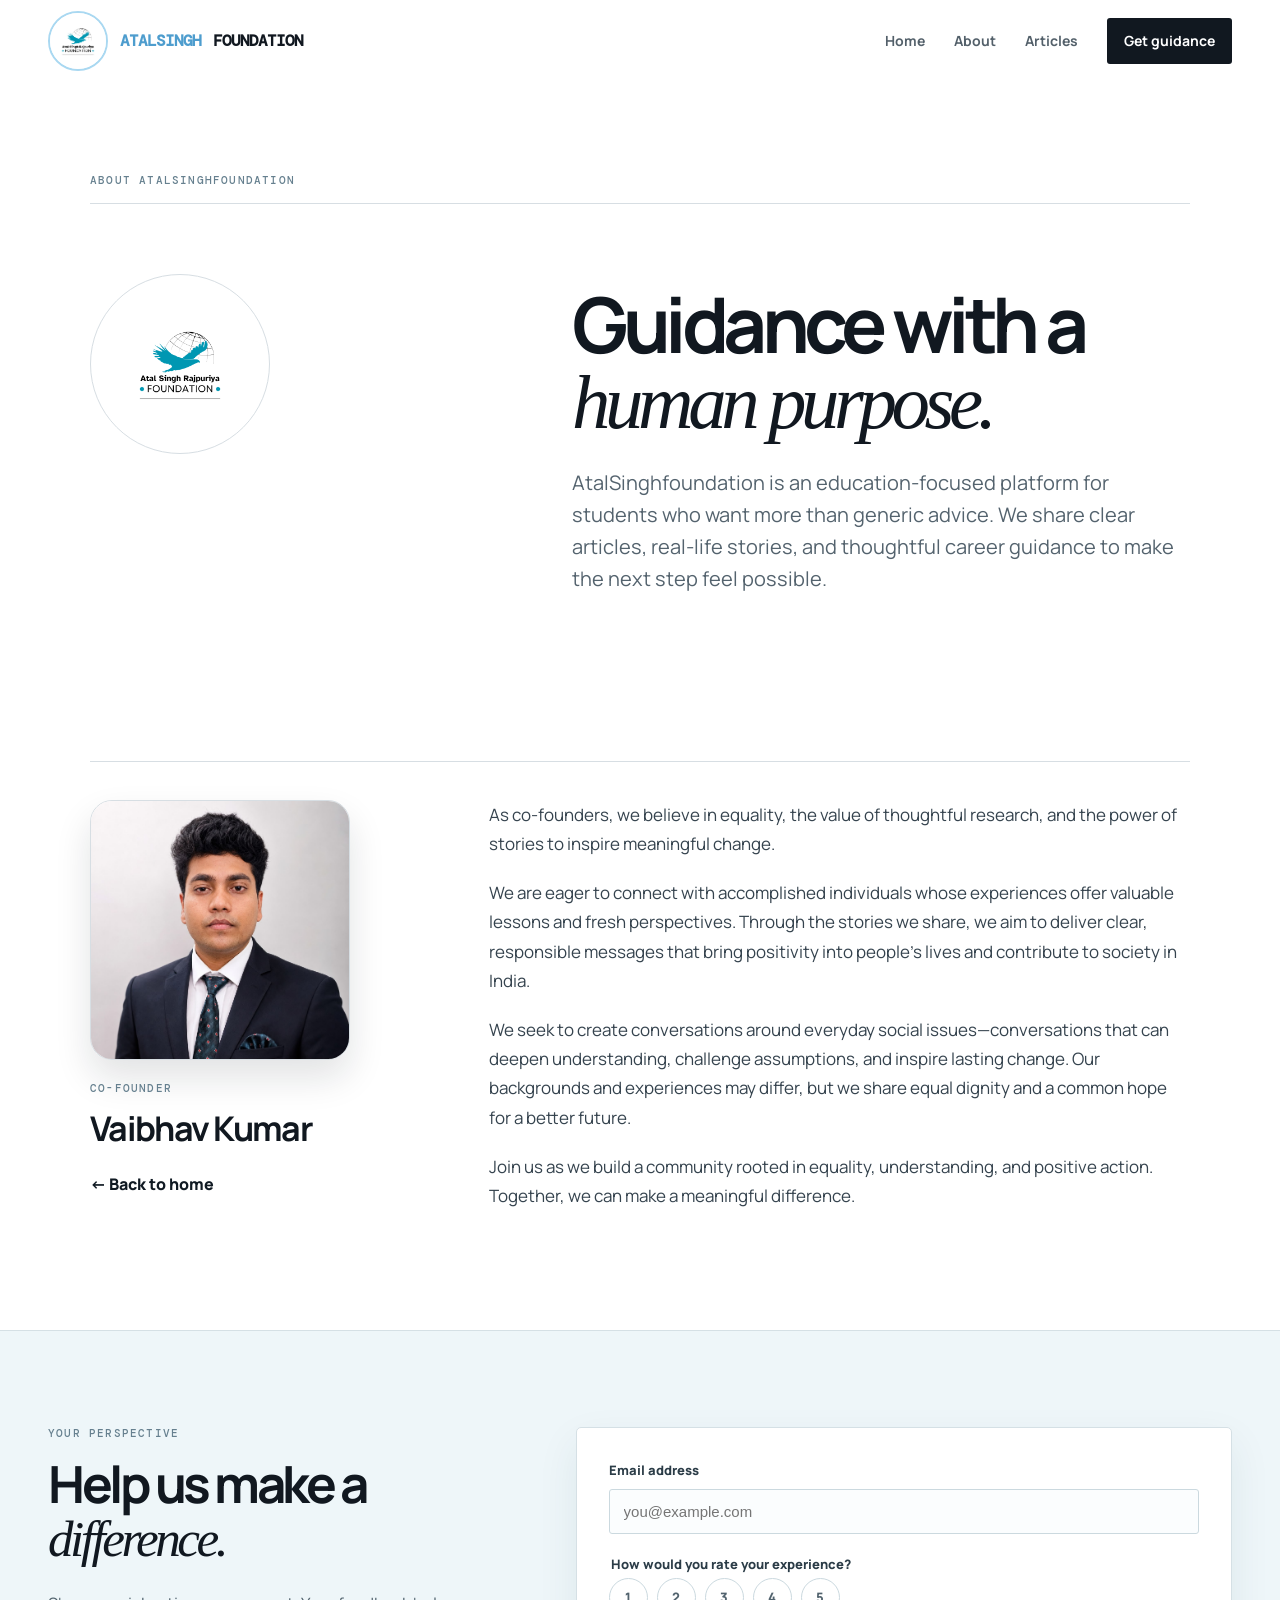
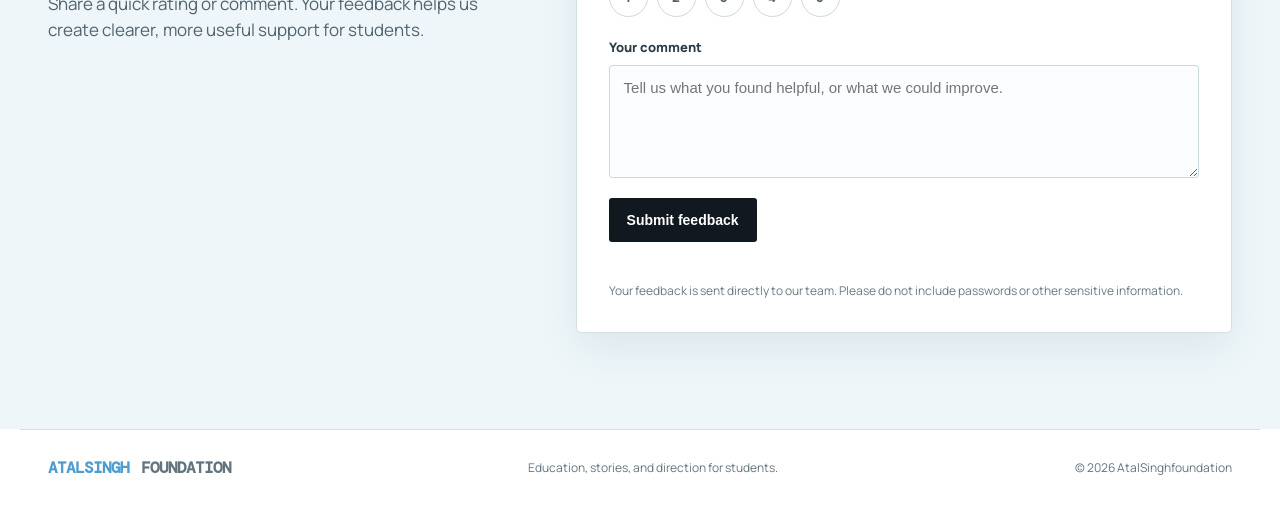
<file: about.html>
<!doctype html>
<html lang="en">
<head>
  <meta charset="UTF-8" />
  <meta name="viewport" content="width=device-width, initial-scale=1.0" />
  <meta name="description" content="Learn about AtalSinghfoundation and its co-founder, Vaibhav Kumar." />
  <title>About | AtalSinghfoundation</title>
  <link rel="preconnect" href="https://fonts.googleapis.com" />
  <link rel="preconnect" href="https://fonts.gstatic.com" crossorigin />
  <link href="https://fonts.googleapis.com/css2?family=DM+Mono:wght@400;500&family=Manrope:wght@400;500;600;700;800&display=swap" rel="stylesheet" />
  <link rel="stylesheet" href="styles.css?v=balanced-20261011" />
  <style>
    .about-page{max-width:1180px;margin:0 auto;padding:92px 40px 100px}.about-intro{display:grid;grid-template-columns:.8fr 1.2fr;gap:70px;padding:70px 0;border-top:1px solid #d7dee3}.about-logo{width:180px;height:180px;object-fit:contain;border:1px solid #d7dee3;border-radius:50%;padding:18px}.about-page h1{font-size:clamp(42px,6vw,78px);letter-spacing:-.07em;line-height:.98;margin:12px 0 26px}.about-page h1 em{font-family:Georgia,serif;font-weight:400}.about-page .lead{font-size:20px;line-height:1.6;max-width:680px;color:#54636e}.cofounder{display:grid;grid-template-columns:1fr 2fr;gap:48px;margin-top:76px;padding-top:38px;border-top:1px solid #d7dee3}.cofounder-photo{display:block;width:min(100%,260px);aspect-ratio:1/1;object-fit:cover;object-position:center;border-radius:22px;border:1px solid #d7dee3;margin:0 0 22px;box-shadow:0 18px 36px rgba(16,26,35,.12)}.cofounder h2{font-size:34px;letter-spacing:-.05em;margin:10px 0}.cofounder-copy{font-size:17px;line-height:1.72;color:#35434e}.cofounder-copy p{margin:0 0 20px}.back-link{display:inline-flex;gap:10px;align-items:center;margin-top:16px;font-weight:800;text-decoration:none;color:#101a23}@media(max-width:720px){.about-page{padding:55px 22px}.about-intro,.cofounder{grid-template-columns:1fr;gap:30px}.about-logo{width:125px;height:125px}.cofounder{margin-top:45px}}
  </style>
</head>
<body>
  <header class="site-header">
    <a class="brand" href="index.html" aria-label="AtalSinghfoundation home"><img class="brand-logo" src="foundation-logo.png" alt="Atal Singh Rajpuriya Foundation logo" /><span>ATALSINGH</span> FOUNDATION</a>
    <button class="menu-button" aria-label="Open menu" aria-expanded="false">Menu</button>
    <nav aria-label="Primary navigation">
      <a href="index.html">Home</a><a href="about.html" aria-current="page">About</a><a href="index.html#articles">Articles</a><a class="nav-cta" href="index.html#contact">Get guidance</a>
    </nav>
  </header>
  <main class="about-page">
    <p class="eyebrow">About AtalSinghfoundation</p>
    <div class="about-intro">
      <img class="about-logo" src="foundation-logo.png" alt="Atal Singh Rajpuriya Foundation logo" />
      <div><h1>Guidance with a <em>human purpose.</em></h1><p class="lead">AtalSinghfoundation is an education-focused platform for students who want more than generic advice. We share clear articles, real-life stories, and thoughtful career guidance to make the next step feel possible.</p></div>
    </div>
    <section class="cofounder" aria-labelledby="cofounder-title">
      <div><img class="cofounder-photo" src="[data-uri]" alt="Vaibhav Kumar, co-founder of AtalSinghfoundation" /><p class="eyebrow">Co-founder</p><h2 id="cofounder-title">Vaibhav Kumar</h2><a class="back-link" href="index.html">← Back to home</a></div>
      <div class="cofounder-copy">
        <p>As co-founders, we believe in equality, the value of thoughtful research, and the power of stories to inspire meaningful change.</p>
        <p>We are eager to connect with accomplished individuals whose experiences offer valuable lessons and fresh perspectives. Through the stories we share, we aim to deliver clear, responsible messages that bring positivity into people’s lives and contribute to society in India.</p>
        <p>We seek to create conversations around everyday social issues—conversations that can deepen understanding, challenge assumptions, and inspire lasting change. Our backgrounds and experiences may differ, but we share equal dignity and a common hope for a better future.</p>
        <p>Join us as we build a community rooted in equality, understanding, and positive action. Together, we can make a meaningful difference.</p>
      </div>
    </section>
  </main>
  <footer><a class="brand" href="index.html"><span>ATALSINGH</span> FOUNDATION</a><p>Education, stories, and direction for students.</p><p>© <span id="year"></span> AtalSinghfoundation</p></footer>
  <script src="script.js"></script>
</body>
</html>
</file>
<file: styles.css>
:root{--ink:#111820;--blue:#a9d8f1;--pale:#eff5f7;--white:#fff;--line:#d5e0e5;--muted:#61707a}*{box-sizing:border-box}html{scroll-behavior:smooth}body{margin:0;background:var(--white);color:var(--ink);font:16px/1.55 Manrope,Arial,sans-serif}a{color:inherit;text-decoration:none}.site-header{height:82px;display:flex;align-items:center;justify-content:space-between;max-width:1240px;padding:0 28px;margin:auto}.brand{font:800 16px/1 'DM Mono',monospace;letter-spacing:-1px}.brand span{color:#4e9dce}nav{display:flex;align-items:center;gap:29px;font-size:14px;font-weight:700}nav a:not(.nav-cta){color:#53606a}.nav-cta{background:var(--ink);color:#fff;padding:12px 17px;border-radius:3px}.menu-button{display:none}.hero{max-width:1240px;margin:auto;min-height:560px;padding:70px 28px 58px;display:grid;grid-template-columns:1.05fr .95fr;align-items:center;gap:55px}.eyebrow{margin:0 0 17px;font:500 11px/1.1 'DM Mono',monospace;letter-spacing:1.2px;text-transform:uppercase;color:#66808f}.hero h1,h2{margin:0;letter-spacing:-3.5px;line-height:1.05;font-size:clamp(43px,5vw,74px);max-width:650px}.hero h1 em,h2 em{font-family:Georgia,serif;font-weight:400}.hero-text{font-size:17px;max-width:535px;color:#56636c;margin:28px 0}.hero-actions{display:flex;align-items:center;gap:25px}.button{display:inline-flex;gap:22px;align-items:center;padding:15px 18px;border-radius:3px;font-weight:800;font-size:14px}.button span{font-size:19px}.button-dark{background:var(--ink);color:#fff}.text-link{font-size:14px;font-weight:800}.text-link span{margin-left:7px}.hero-art{height:430px;position:relative;overflow:hidden;background:#b9e0f4;border-radius:110px 110px 9px 9px}.sun{width:110px;height:110px;border-radius:50%;background:#ffe7a3;position:absolute;right:57px;top:52px}.cloud{position:absolute;width:92px;height:22px;background:#e9f7ff;border-radius:30px}.cloud:before,.cloud:after{content:"";position:absolute;background:#e9f7ff;border-radius:50%}.cloud:before{width:38px;height:38px;left:16px;bottom:0}.cloud:after{width:29px;height:29px;right:14px;bottom:0}.cloud-one{top:104px;left:49px}.cloud-two{top:55px;left:180px;transform:scale(.65)}.ground{height:110px;position:absolute;bottom:-32px;width:120%;left:-10%;background:#729d86;border-radius:50% 50% 0 0}.student{position:absolute;bottom:66px;width:115px;height:250px}.student-left{left:28%;transform:scale(.95)}.student-right{right:24%;transform:scale(1.05)}.head{position:absolute;top:20px;left:34px;width:50px;height:58px;border-radius:48% 48% 44% 44%;background:#8d593c}.hair{position:absolute;top:12px;left:29px;width:60px;height:35px;border-radius:70% 70% 30% 30%;background:#20272b}.body{position:absolute;top:77px;left:20px;width:76px;height:99px;border-radius:18px 18px 4px 4px;background:#f9f8ee}.student-right .body{background:#263f5d}.bag{position:absolute;top:86px;left:0;width:32px;height:82px;border-radius:11px 5px 5px 11px;background:#ef6b54;z-index:2}.student-right .bag{background:#f0af37;left:82px}.book{position:absolute;z-index:3;top:104px;left:71px;width:34px;height:54px;border:4px solid #222;background:#a9d8f1;transform:rotate(-9deg)}.student-right .book{left:5px;background:#f4e4b7;transform:rotate(9deg)}.leg{position:absolute;top:173px;width:23px;height:76px;background:#313942}.leg-one{left:31px}.leg-two{left:66px}.student-right .leg{background:#f2c79d}.art-caption{position:absolute;left:27px;bottom:18px;margin:0;color:#f7fffb;font:500 11px 'DM Mono',monospace;letter-spacing:.3px}.strip{background:var(--ink);color:#fff;display:grid;grid-template-columns:1fr 3fr auto;gap:35px;align-items:center;padding:44px max(28px,calc((100vw - 1184px)/2))}.strip .eyebrow{color:#96bad1}.statement{max-width:760px;margin:0;font-size:clamp(21px,2.6vw,35px);line-height:1.2;letter-spacing:-1px}.round-link{background:var(--blue);color:var(--ink);display:grid;place-items:center;width:49px;height:49px;border-radius:50%;font-size:23px}.about-section,.articles-section{max-width:1240px;margin:auto;padding:120px 28px}.section-heading h2{font-size:clamp(37px,4.2vw,59px)}.about-grid{margin-top:53px;display:grid;grid-template-columns:.98fr 1.02fr;gap:105px;align-items:center}.founder-card{display:grid;grid-template-columns:144px 1fr;gap:23px;align-items:center}.founder-card img{width:144px;height:170px;object-fit:cover;object-position:center;border-radius:4px;filter:grayscale(20%)}.founder-card h3{font-size:20px;margin:0 0 8px;letter-spacing:-.6px}.founder-card p:not(.eyebrow){font-size:13px;color:var(--muted);margin:0}.about-copy{font-size:19px;line-height:1.65;color:#3b4b55;max-width:560px}.about-copy>p{margin-top:0}.focus-list{border-top:1px solid var(--line);margin-top:31px}.focus-list span{display:block;border-bottom:1px solid var(--line);padding:11px 0;font:500 12px 'DM Mono',monospace;color:#5b7180}.articles-section{background:var(--pale);max-width:none;padding-left:max(28px,calc((100vw - 1184px)/2));padding-right:max(28px,calc((100vw - 1184px)/2))}.section-heading-row{display:flex;justify-content:space-between;align-items:end;gap:20px}.article-grid{margin-top:48px;display:grid;grid-template-columns:1.35fr 1fr 1fr;gap:17px}.article-card{min-height:302px;padding:27px;display:flex;flex-direction:column;border-radius:3px}.article-card h3{margin:31px 0 11px;font-size:25px;letter-spacing:-1.3px;line-height:1.17}.article-card>p:not(.tag){margin:0;color:#63717a;font-size:13px}.article-card a{font-weight:800;font-size:13px;margin-top:auto}.article-card a span{margin-left:6px}.tag{font:500 11px 'DM Mono',monospace;text-transform:uppercase;letter-spacing:1px;margin:0}.featured{background:#fff}.blue{background:var(--blue)}.blue>p:not(.tag){color:#365669}.light{background:#dfe9e5}.guidance{max-width:1240px;margin:auto;display:flex;justify-content:space-between;align-items:center;gap:40px;padding:112px 28px}.guidance h2{font-size:clamp(40px,4.5vw,64px)}.guidance div>p:not(.eyebrow){max-width:510px;color:#5e6c75;margin:25px 0 0}.button-light{background:var(--blue);white-space:nowrap}footer{border-top:1px solid var(--line);max-width:1240px;margin:auto;padding:29px 28px;display:flex;justify-content:space-between;gap:15px;align-items:center;font-size:12px;color:#64747e}footer p{margin:0}@media(max-width:720px){.site-header{height:69px;padding:0 20px}nav{display:none}nav.open{position:absolute;display:flex;z-index:4;top:69px;left:0;right:0;padding:20px;gap:16px;flex-direction:column;align-items:stretch;background:#fff;border-bottom:1px solid var(--line)}.menu-button{display:block;border:0;background:transparent;font:700 13px Manrope}.hero{grid-template-columns:1fr;padding:58px 20px 45px;gap:48px}.hero h1{font-size:48px;letter-spacing:-2.6px}.hero-art{height:355px}.strip{grid-template-columns:1fr auto;padding:34px 20px}.strip .eyebrow{grid-column:1/-1}.statement{font-size:24px}.about-section,.articles-section{padding:76px 20px}.about-grid{grid-template-columns:1fr;gap:41px;margin-top:35px}.about-copy{font-size:17px}.article-grid{grid-template-columns:1fr}.article-card{min-height:246px}.section-heading-row{align-items:start;flex-direction:column}.guidance{padding:76px 20px;display:block}.guidance .button{margin-top:32px}footer{padding:25px 20px;display:grid;grid-template-columns:1fr 1fr}footer p:last-child{grid-column:1/-1}.founder-card{grid-template-columns:116px 1fr}.founder-card img{width:116px;height:143px}}

/* Foundation logo */
.brand{display:inline-flex;align-items:center;gap:12px}.brand-logo{width:60px;height:60px;object-fit:cover;object-position:center;border-radius:50%;border:2px solid #a9d8f1;background:#fff}@media(max-width:720px){.brand-logo{width:48px;height:48px}.brand{gap:9px}}
/* Balanced about section */
@media (min-width:901px){
  .about-grid{grid-template-columns:minmax(170px,.62fr) minmax(0,1.2fr) minmax(0,1.2fr);gap:40px;align-items:stretch}
  .founder-card{display:contents}
  .founder-card img{width:100%;height:100%;min-height:318px;max-height:390px;border-radius:5px;align-self:stretch}
  .founder-card>div,.about-copy{padding:5px 0 5px 29px;border-left:1px solid var(--line)}
  .founder-card h3{font-size:23px;margin:0 0 14px}
  .founder-card p:not(.eyebrow){font-size:14px;line-height:1.6}
  .founder-card p:not(.eyebrow)+p{margin-top:12px}
  .about-copy{font-size:17px;line-height:1.62;max-width:none}
  .about-copy>p{margin-bottom:0}
  .focus-list{margin-top:25px}
}
@media (min-width:721px) and (max-width:900px){
  .about-grid{grid-template-columns:160px minmax(0,1fr);gap:32px;align-items:start}
  .founder-card{display:contents}
  .founder-card img{width:160px;height:230px}
  .founder-card>div{padding-left:25px;border-left:1px solid var(--line)}
  .founder-card p:not(.eyebrow){font-size:14px;line-height:1.6}
  .founder-card p:not(.eyebrow)+p{margin-top:12px}
  .about-copy{grid-column:1/-1;max-width:none;padding-top:32px;border-top:1px solid var(--line)}
}
@media(max-width:720px){.founder-card p:not(.eyebrow)+p{margin-top:12px}}


/* Home photo slideshow */
.hero-photo .home-slide{position:absolute;inset:0;width:100%;height:100%;object-fit:cover;opacity:0;transition:opacity .8s ease}.hero-photo .home-slide.is-active{opacity:1}.slideshow-dots{position:absolute;z-index:2;right:20px;bottom:18px;display:flex;gap:8px}.slideshow-dot{width:9px;height:9px;padding:0;border:1px solid rgba(255,255,255,.95);border-radius:50%;background:rgba(17,24,32,.35);cursor:pointer}.slideshow-dot.is-active{background:#fff;transform:scale(1.18)}@media(prefers-reduced-motion:reduce){.hero-photo .home-slide{transition:none}}


/* Professional belief section */
.mission.strip{background:linear-gradient(135deg,#0d202d 0%,#123c54 54%,#1e6686 100%);border-top:1px solid rgba(169,216,241,.22);border-bottom:1px solid rgba(169,216,241,.18)}.mission.strip .statement{max-width:840px;font-size:clamp(23px,2.75vw,38px);letter-spacing:-1.25px}.mission.strip .round-link{box-shadow:0 0 0 7px rgba(169,216,241,.12)}
</file>
